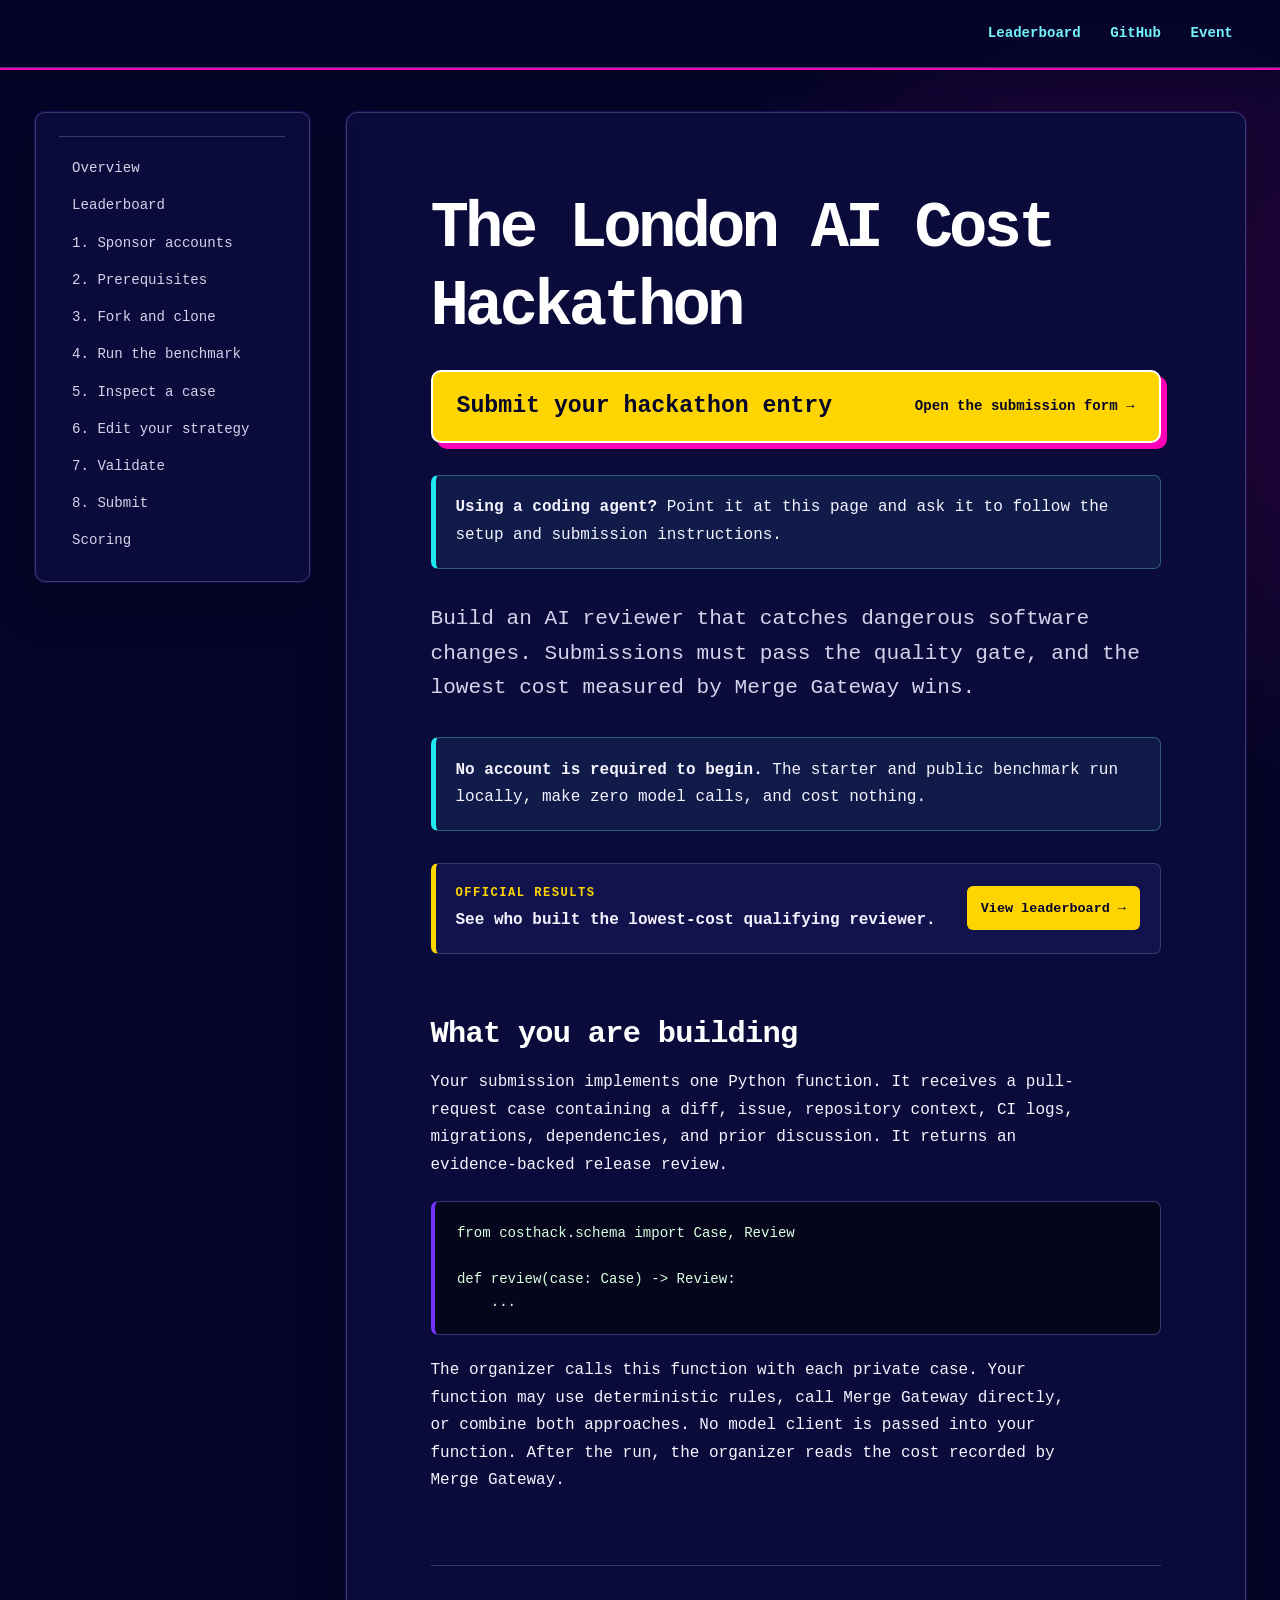
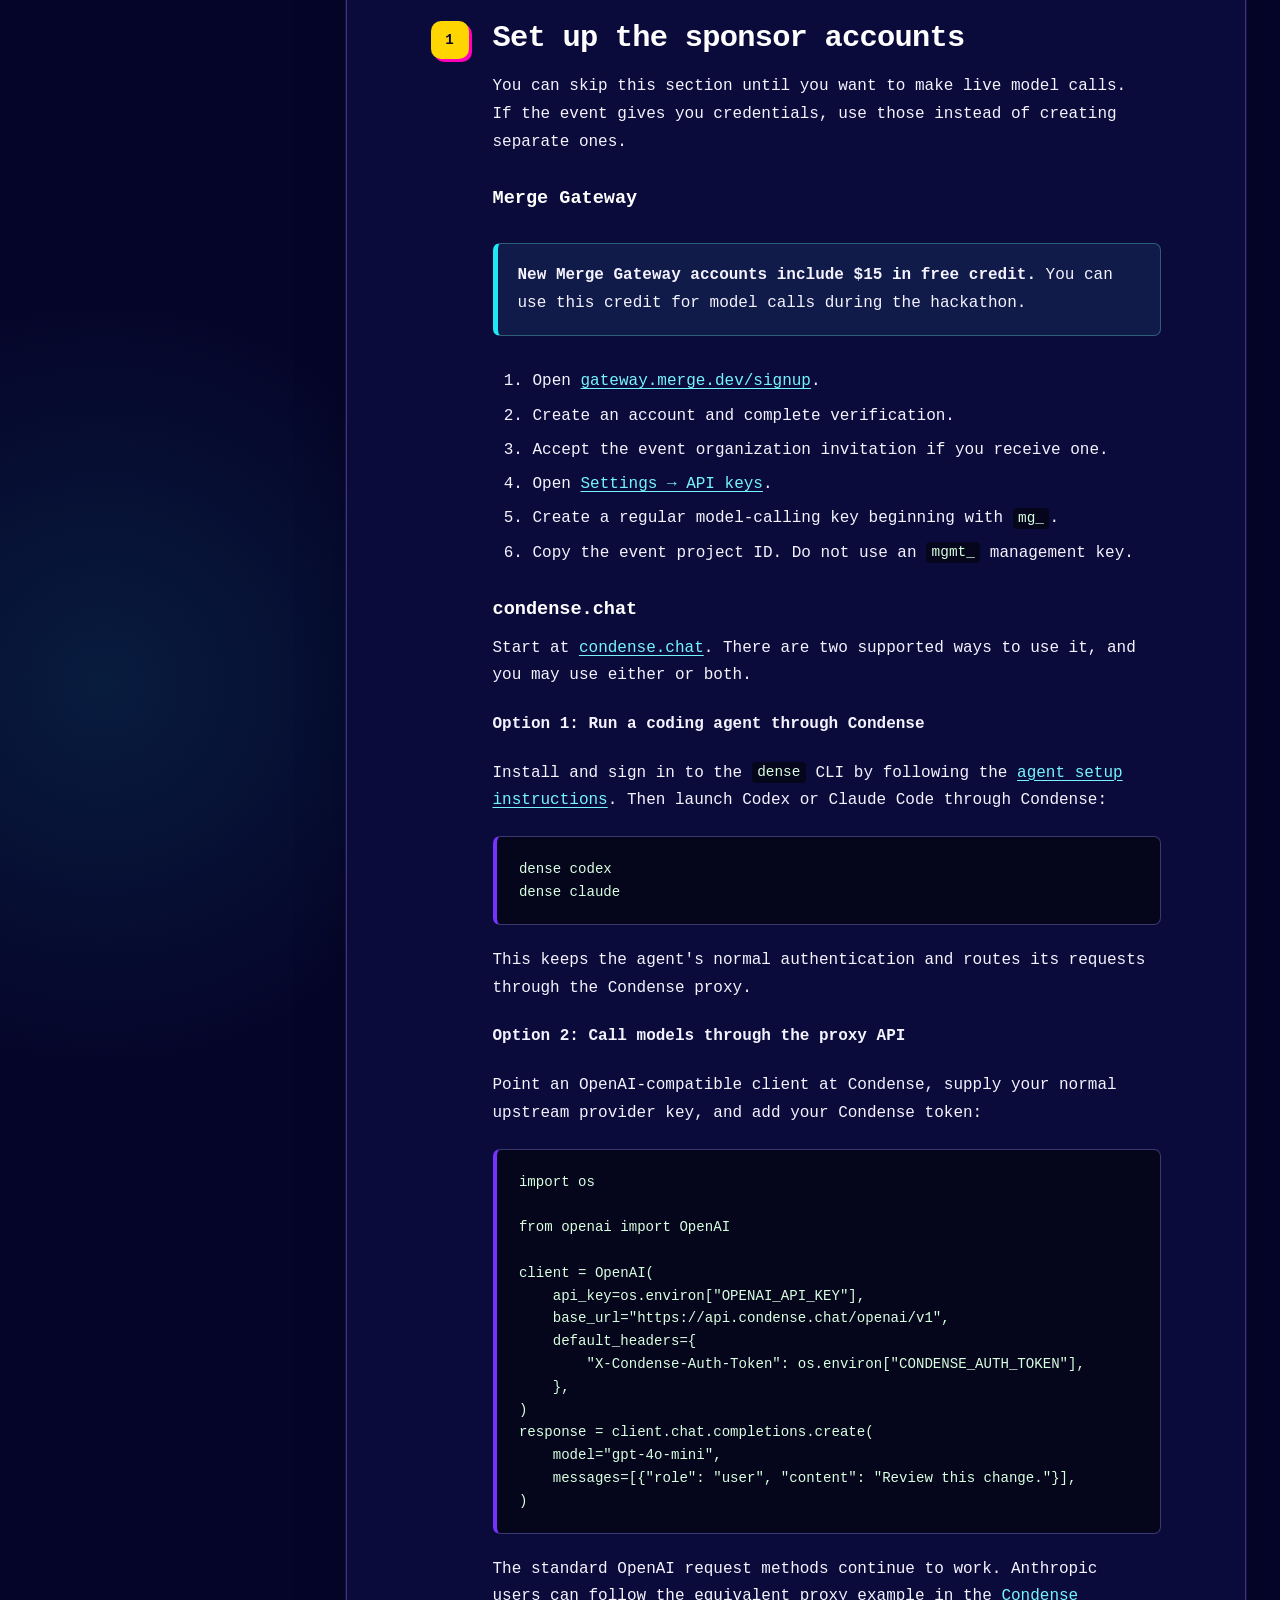
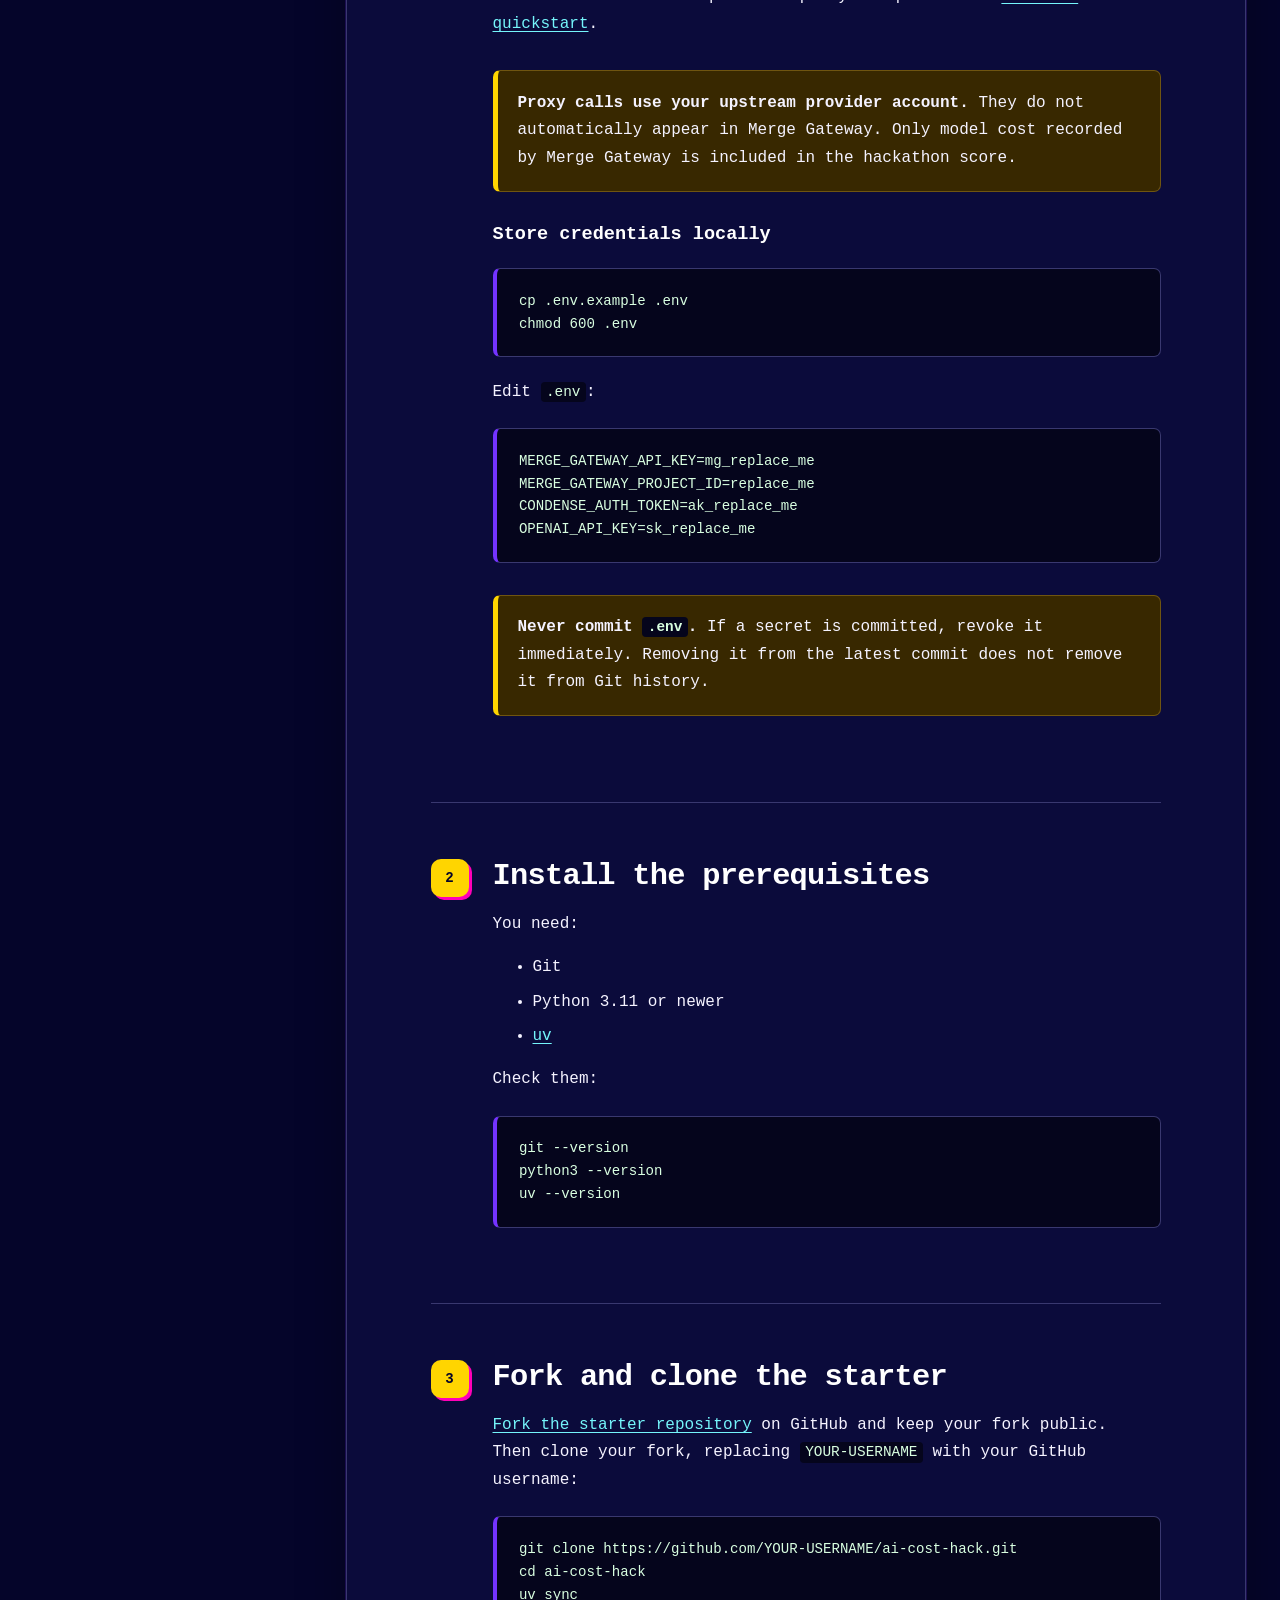
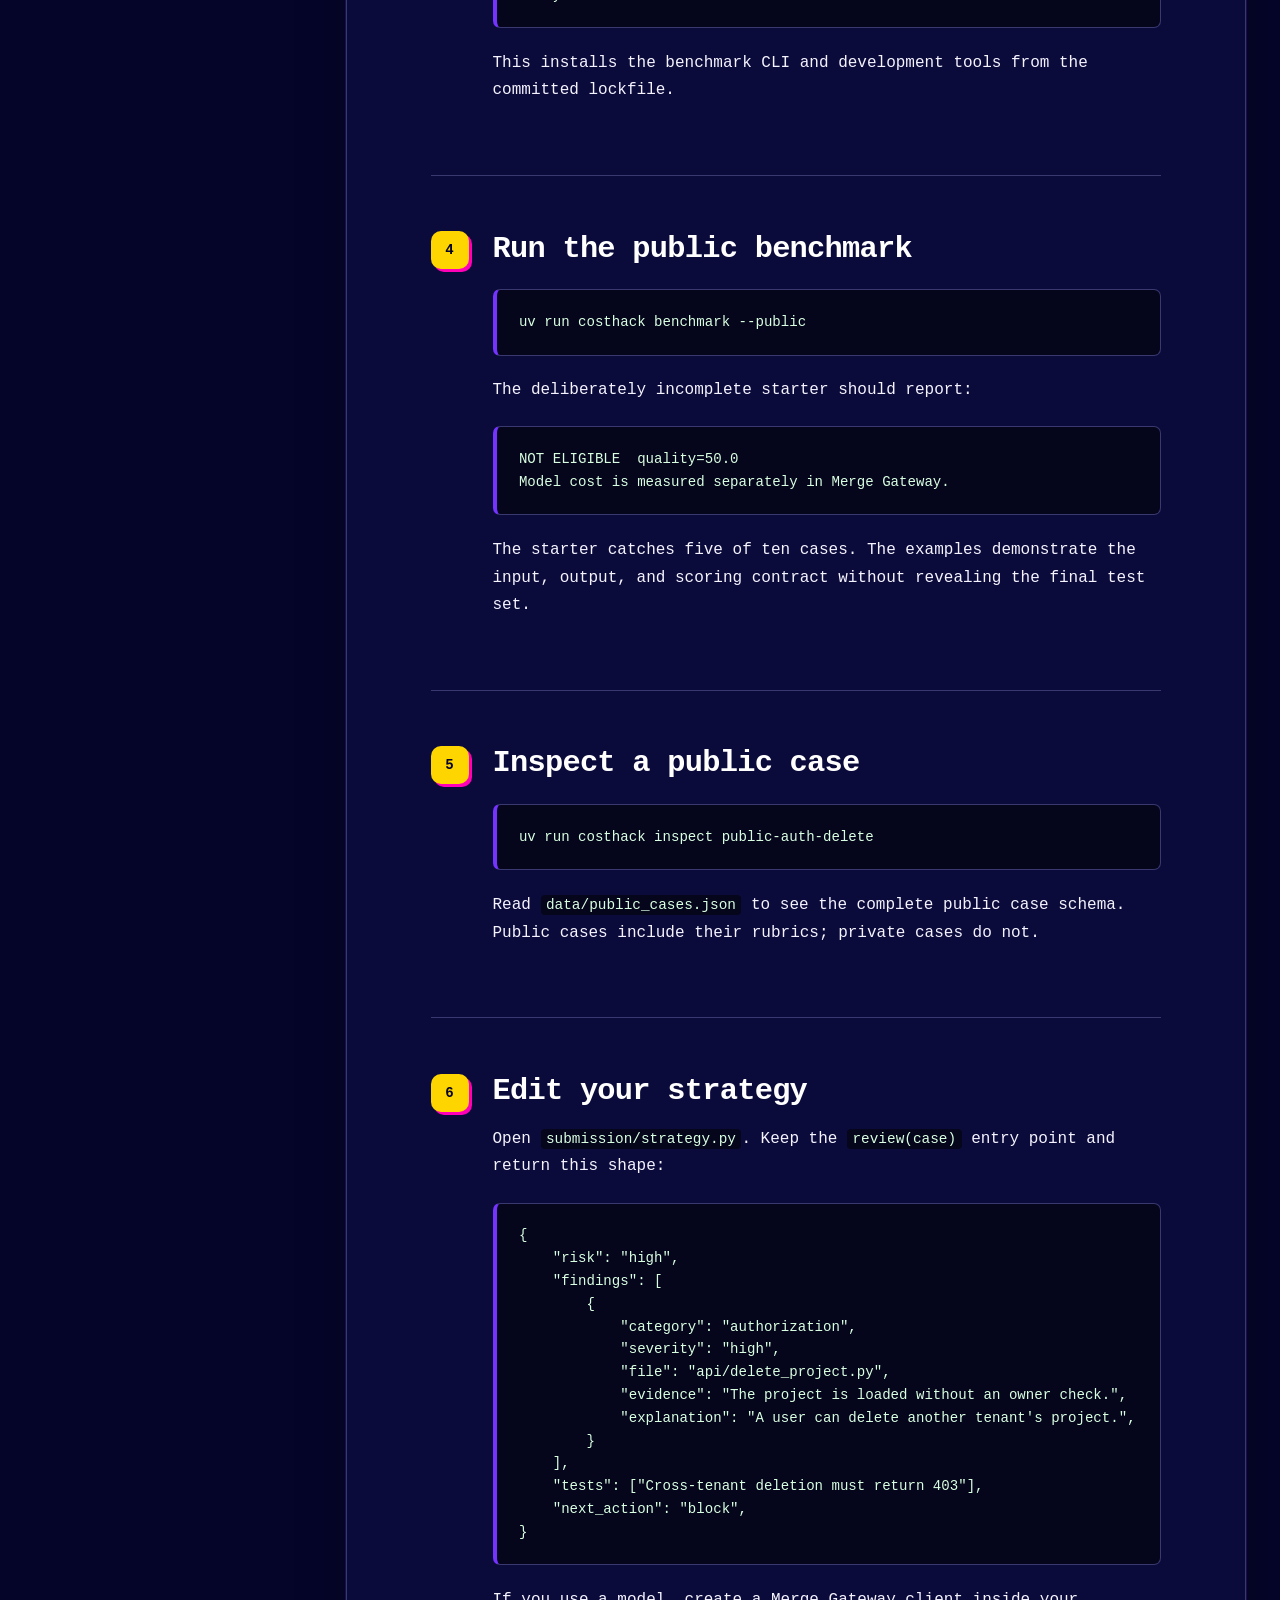
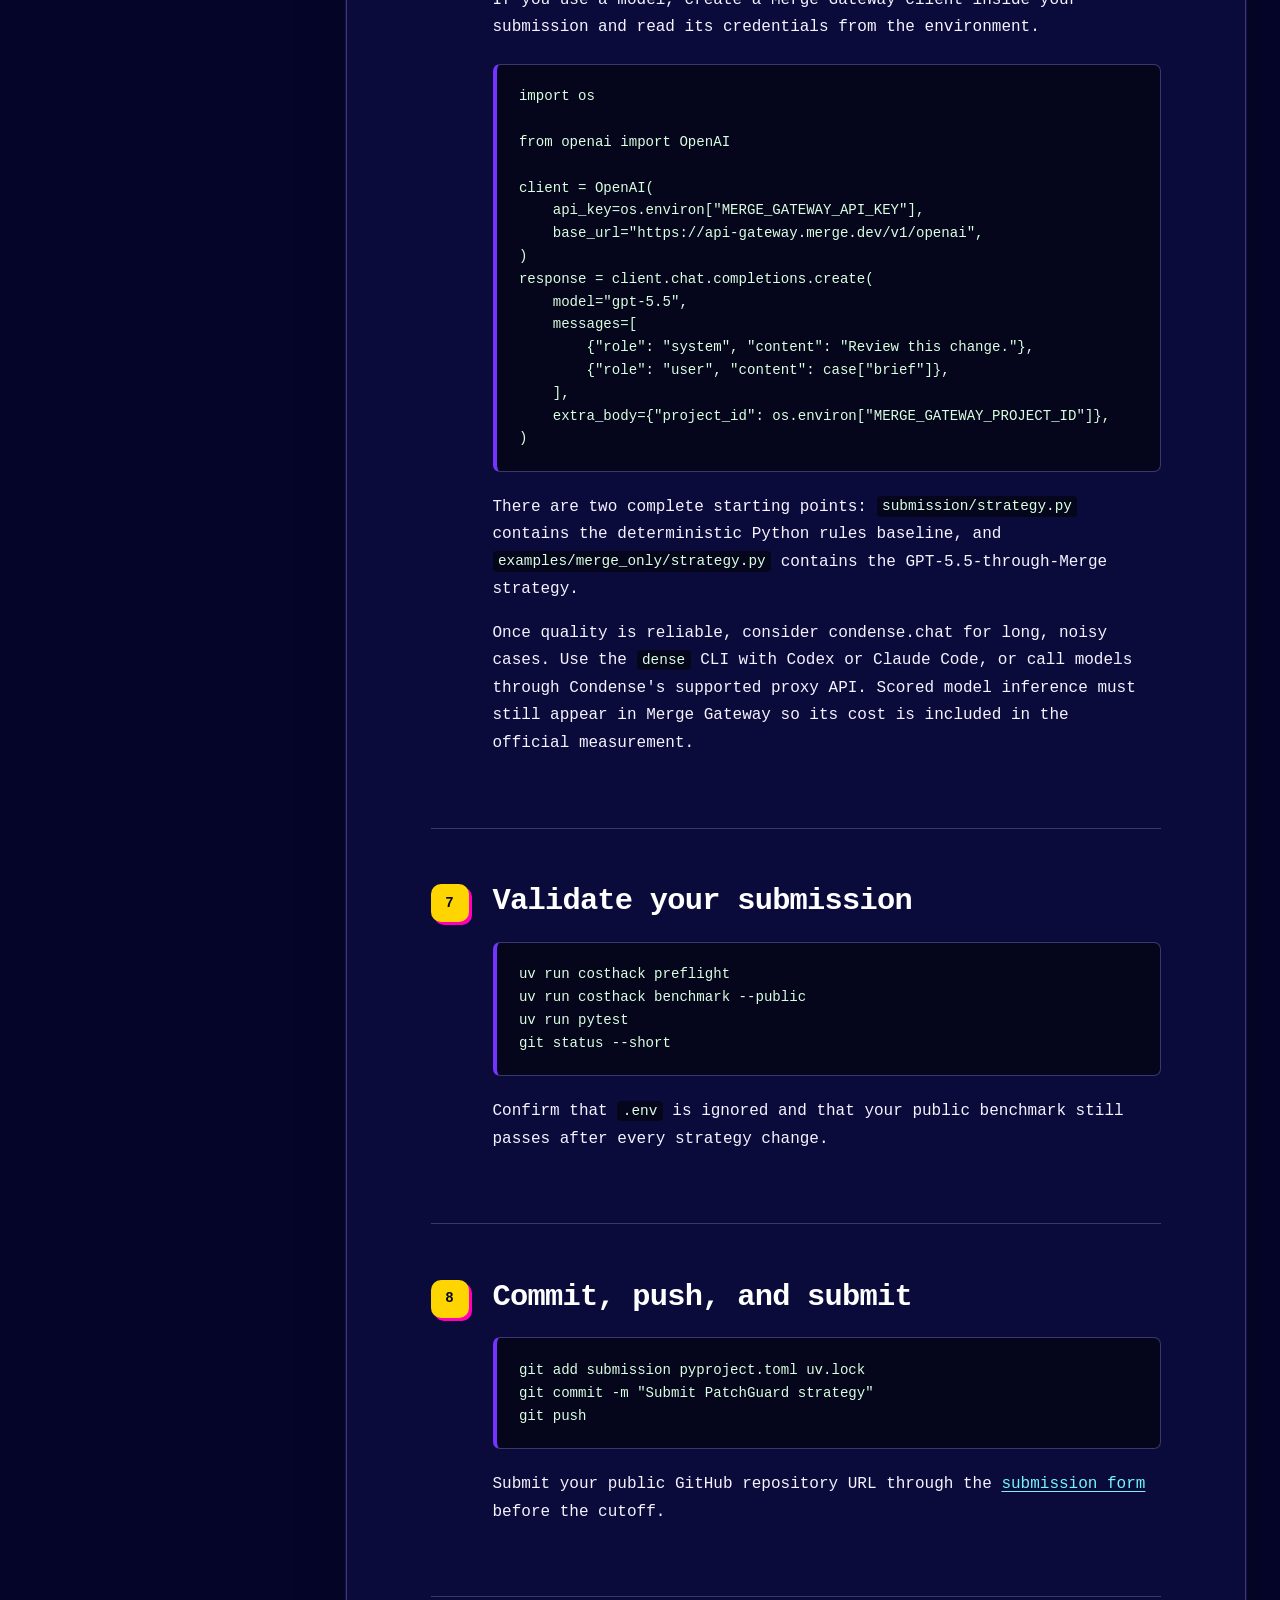
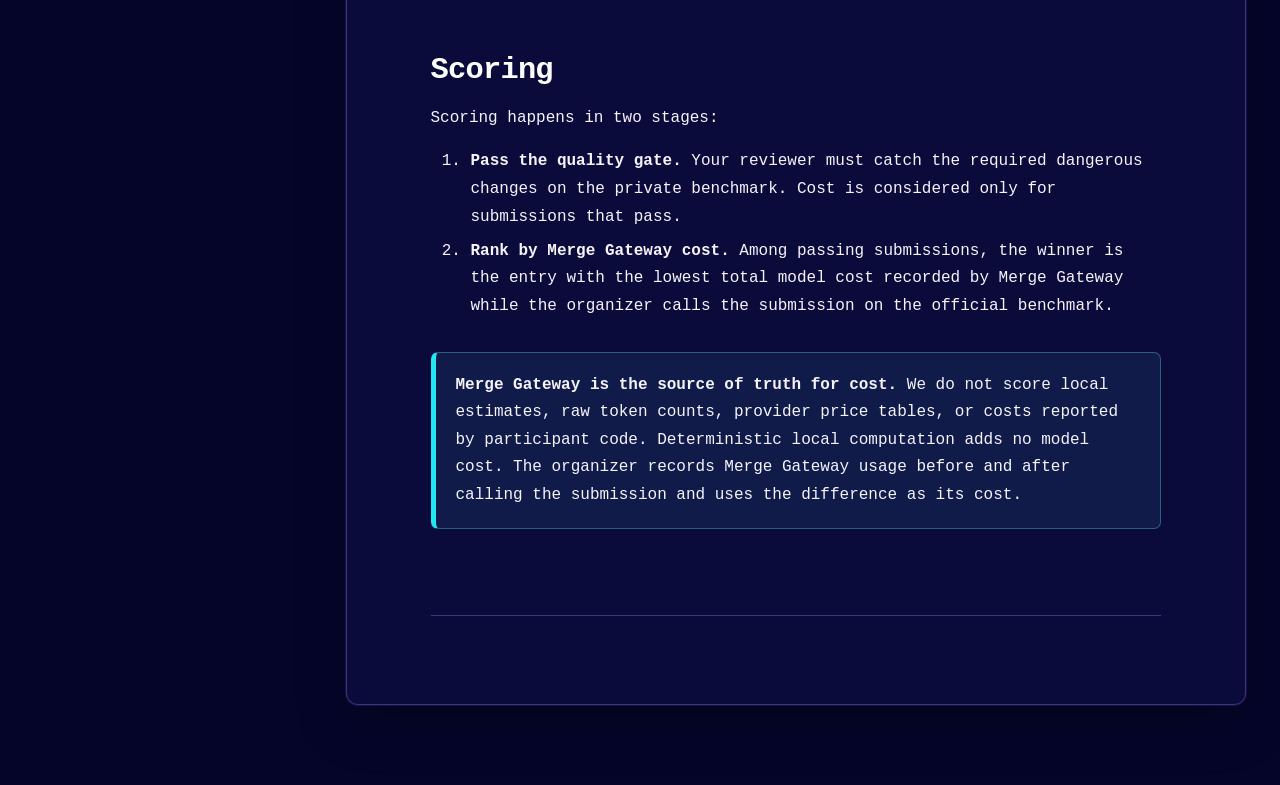
<file: index.html>
<!doctype html>
<html lang="en">
  <head>
    <meta charset="utf-8" />
    <meta name="viewport" content="width=device-width, initial-scale=1" />
    <meta
      name="description"
      content="Instructions and scoring for the London AI Cost Hackathon."
    />
    <title>The London AI Cost Hackathon</title>
    <link rel="stylesheet" href="styles.css" />
  </head>
  <body>
    <a class="skip-link" href="#content">Skip to content</a>

    <header class="site-header">
      <nav aria-label="External links">
        <a href="leaderboard.html">Leaderboard</a>
        <a href="https://github.com/kaashif/ai-cost-hack">GitHub</a>
        <a href="https://luma.com/i29x7bkv">Event</a>
      </nav>
    </header>

    <div class="docs-layout" id="top">
      <aside class="sidebar">
        <nav aria-label="Guide sections">
          <a href="#overview">Overview</a>
          <a href="leaderboard.html">Leaderboard</a>
          <a href="#accounts">1. Sponsor accounts</a>
          <a href="#prerequisites">2. Prerequisites</a>
          <a href="#clone">3. Fork and clone</a>
          <a href="#benchmark">4. Run the benchmark</a>
          <a href="#inspect">5. Inspect a case</a>
          <a href="#strategy">6. Edit your strategy</a>
          <a href="#validate">7. Validate</a>
          <a href="#submit">8. Submit</a>
          <a href="#scoring">Scoring</a>
        </nav>
      </aside>

      <main id="content">
        <article>
          <h1>The London AI Cost Hackathon</h1>
          <a
            class="submission-cta"
            href="https://forms.gle/kEtJrMxuxdGH4Zx56"
            target="_blank"
            rel="noopener noreferrer"
          >
            <span class="submission-cta-label">Submit your hackathon entry</span>
            <span class="submission-cta-detail">Open the submission form →</span>
          </a>
          <div class="note agent-note">
            <strong>Using a coding agent?</strong>
            Point it at this page and ask it to follow the setup and submission
            instructions.
          </div>
          <p class="lead">
            Build an AI reviewer that catches dangerous software changes. Submissions
            must pass the quality gate, and the lowest cost measured by Merge Gateway
            wins.
          </p>

          <div class="note">
            <strong>No account is required to begin.</strong>
            The starter and public benchmark run locally, make zero model calls, and cost
            nothing.
          </div>

          <div class="leaderboard-promo">
            <div>
              <p class="eyebrow">Official results</p>
              <strong>See who built the lowest-cost qualifying reviewer.</strong>
            </div>
            <a href="leaderboard.html">View leaderboard →</a>
          </div>

          <section id="overview">
            <h2>What you are building</h2>
            <p>
              Your submission implements one Python function. It receives a pull-request
              case containing a diff, issue, repository context, CI logs, migrations,
              dependencies, and prior discussion. It returns an evidence-backed release
              review.
            </p>
            <pre><code>from costhack.schema import Case, Review

def review(case: Case) -&gt; Review:
    ...</code></pre>
            <p>
              The organizer calls this function with each private case. Your function
              may use deterministic rules, call Merge Gateway directly, or combine both
              approaches. No model client is passed into your function. After the run,
              the organizer reads the cost recorded by Merge Gateway.
            </p>
          </section>

          <section id="accounts" class="step">
            <span class="step-number">1</span>
            <div>
              <h2>Set up the sponsor accounts</h2>
              <p>
                You can skip this section until you want to make live model calls. If the
                event gives you credentials, use those instead of creating separate ones.
              </p>

              <h3>Merge Gateway</h3>
              <div class="note">
                <strong>New Merge Gateway accounts include $15 in free credit.</strong>
                You can use this credit for model calls during the hackathon.
              </div>
              <ol>
                <li>
                  Open
                  <a href="https://gateway.merge.dev/signup">gateway.merge.dev/signup</a>.
                </li>
                <li>Create an account and complete verification.</li>
                <li>Accept the event organization invitation if you receive one.</li>
                <li>
                  Open
                  <a href="https://gateway.merge.dev/settings/api-keys"
                    >Settings → API keys</a
                  >.
                </li>
                <li>Create a regular model-calling key beginning with <code>mg_</code>.</li>
                <li>
                  Copy the event project ID. Do not use an <code>mgmt_</code> management
                  key.
                </li>
              </ol>

              <h3>condense.chat</h3>
              <p>
                Start at <a href="https://condense.chat/">condense.chat</a>. There are two
                supported ways to use it, and you may use either or both.
              </p>
              <h4>Option 1: Run a coding agent through Condense</h4>
              <p>
                Install and sign in to the <code>dense</code> CLI by following the
                <a href="https://condense.chat/docs/">agent setup instructions</a>. Then
                launch Codex or Claude Code through Condense:
              </p>
              <pre><code>dense codex
dense claude</code></pre>
              <p>
                This keeps the agent's normal authentication and routes its requests
                through the Condense proxy.
              </p>
              <h4>Option 2: Call models through the proxy API</h4>
              <p>
                Point an OpenAI-compatible client at Condense, supply your normal
                upstream provider key, and add your Condense token:
              </p>
              <pre><code>import os

from openai import OpenAI

client = OpenAI(
    api_key=os.environ["OPENAI_API_KEY"],
    base_url="https://api.condense.chat/openai/v1",
    default_headers={
        "X-Condense-Auth-Token": os.environ["CONDENSE_AUTH_TOKEN"],
    },
)
response = client.chat.completions.create(
    model="gpt-4o-mini",
    messages=[{"role": "user", "content": "Review this change."}],
)</code></pre>
              <p>
                The standard OpenAI request methods continue to work. Anthropic users can
                follow the equivalent proxy example in the
                <a href="https://condense.chat/docs/quickstart/">Condense quickstart</a>.
              </p>
              <div class="warning">
                <strong>Proxy calls use your upstream provider account.</strong>
                They do not automatically appear in Merge Gateway. Only model cost
                recorded by Merge Gateway is included in the hackathon score.
              </div>

              <h3>Store credentials locally</h3>
              <pre><code>cp .env.example .env
chmod 600 .env</code></pre>
              <p>Edit <code>.env</code>:</p>
              <pre><code>MERGE_GATEWAY_API_KEY=mg_replace_me
MERGE_GATEWAY_PROJECT_ID=replace_me
CONDENSE_AUTH_TOKEN=ak_replace_me
OPENAI_API_KEY=sk_replace_me</code></pre>
              <div class="warning">
                <strong>Never commit <code>.env</code>.</strong>
                If a secret is committed, revoke it immediately. Removing it from the
                latest commit does not remove it from Git history.
              </div>
            </div>
          </section>

          <section id="prerequisites" class="step">
            <span class="step-number">2</span>
            <div>
              <h2>Install the prerequisites</h2>
              <p>You need:</p>
              <ul>
                <li>Git</li>
                <li>Python 3.11 or newer</li>
                <li><a href="https://docs.astral.sh/uv/">uv</a></li>
              </ul>
              <p>Check them:</p>
              <pre><code>git --version
python3 --version
uv --version</code></pre>
            </div>
          </section>

          <section id="clone" class="step">
            <span class="step-number">3</span>
            <div>
              <h2>Fork and clone the starter</h2>
              <p>
                <a href="https://github.com/kaashif/ai-cost-hack/fork"
                  >Fork the starter repository</a
                >
                on GitHub and keep your fork public. Then clone your fork, replacing
                <code>YOUR-USERNAME</code> with your GitHub username:
              </p>
              <pre><code>git clone https://github.com/YOUR-USERNAME/ai-cost-hack.git
cd ai-cost-hack
uv sync</code></pre>
              <p>
                This installs the benchmark CLI and development tools from the committed
                lockfile.
              </p>
            </div>
          </section>

          <section id="benchmark" class="step">
            <span class="step-number">4</span>
            <div>
              <h2>Run the public benchmark</h2>
              <pre><code>uv run costhack benchmark --public</code></pre>
              <p>The deliberately incomplete starter should report:</p>
              <pre><code>NOT ELIGIBLE  quality=50.0
Model cost is measured separately in Merge Gateway.</code></pre>
              <p>
                The starter catches five of ten cases. The examples demonstrate the
                input, output, and scoring contract without revealing the final test set.
              </p>
            </div>
          </section>

          <section id="inspect" class="step">
            <span class="step-number">5</span>
            <div>
              <h2>Inspect a public case</h2>
              <pre><code>uv run costhack inspect public-auth-delete</code></pre>
              <p>
                Read <code>data/public_cases.json</code> to see the complete public case
                schema. Public cases include their rubrics; private cases do not.
              </p>
            </div>
          </section>

          <section id="strategy" class="step">
            <span class="step-number">6</span>
            <div>
              <h2>Edit your strategy</h2>
              <p>
                Open <code>submission/strategy.py</code>. Keep the
                <code>review(case)</code> entry point and return this shape:
              </p>
              <pre><code>{
    "risk": "high",
    "findings": [
        {
            "category": "authorization",
            "severity": "high",
            "file": "api/delete_project.py",
            "evidence": "The project is loaded without an owner check.",
            "explanation": "A user can delete another tenant's project.",
        }
    ],
    "tests": ["Cross-tenant deletion must return 403"],
    "next_action": "block",
}</code></pre>
              <p>
                If you use a model, create a Merge Gateway client inside your submission
                and read its credentials from the environment.
              </p>
              <pre><code>import os

from openai import OpenAI

client = OpenAI(
    api_key=os.environ["MERGE_GATEWAY_API_KEY"],
    base_url="https://api-gateway.merge.dev/v1/openai",
)
response = client.chat.completions.create(
    model="gpt-5.5",
    messages=[
        {"role": "system", "content": "Review this change."},
        {"role": "user", "content": case["brief"]},
    ],
    extra_body={"project_id": os.environ["MERGE_GATEWAY_PROJECT_ID"]},
)</code></pre>
              <p>
                There are two complete starting points:
                <code>submission/strategy.py</code> contains the deterministic Python
                rules baseline, and <code>examples/merge_only/strategy.py</code> contains
                the GPT-5.5-through-Merge strategy.
              </p>
              <p>
                Once quality is reliable, consider condense.chat for long, noisy cases.
                Use the <code>dense</code> CLI with Codex or Claude Code, or call models
                through Condense's supported proxy API. Scored model inference must still
                appear in Merge Gateway so its cost is included in the official
                measurement.
              </p>
            </div>
          </section>

          <section id="validate" class="step">
            <span class="step-number">7</span>
            <div>
              <h2>Validate your submission</h2>
              <pre><code>uv run costhack preflight
uv run costhack benchmark --public
uv run pytest
git status --short</code></pre>
              <p>
                Confirm that <code>.env</code> is ignored and that your public benchmark
                still passes after every strategy change.
              </p>
            </div>
          </section>

          <section id="submit" class="step">
            <span class="step-number">8</span>
            <div>
              <h2>Commit, push, and submit</h2>
              <pre><code>git add submission pyproject.toml uv.lock
git commit -m "Submit PatchGuard strategy"
git push</code></pre>
              <p>
                Submit your public GitHub repository URL through the
                <a href="https://forms.gle/kEtJrMxuxdGH4Zx56">submission form</a>
                before the cutoff.
              </p>
            </div>
          </section>

          <section id="scoring">
            <h2>Scoring</h2>
            <p>Scoring happens in two stages:</p>
            <ol>
              <li>
                <strong>Pass the quality gate.</strong> Your reviewer must catch the
                required dangerous changes on the private benchmark. Cost is considered
                only for submissions that pass.
              </li>
              <li>
                <strong>Rank by Merge Gateway cost.</strong> Among passing submissions,
                the winner is the entry with the lowest total model cost recorded by
                Merge Gateway while the organizer calls the submission on the official
                benchmark.
              </li>
            </ol>
            <div class="note">
              <strong>Merge Gateway is the source of truth for cost.</strong>
              We do not score local estimates, raw token counts, provider price tables,
              or costs reported by participant code. Deterministic local computation
              adds no model cost. The organizer records Merge Gateway usage before and
              after calling the submission and uses the difference as its cost.
            </div>
          </section>
        </article>
      </main>
    </div>
  </body>
</html>
</file>
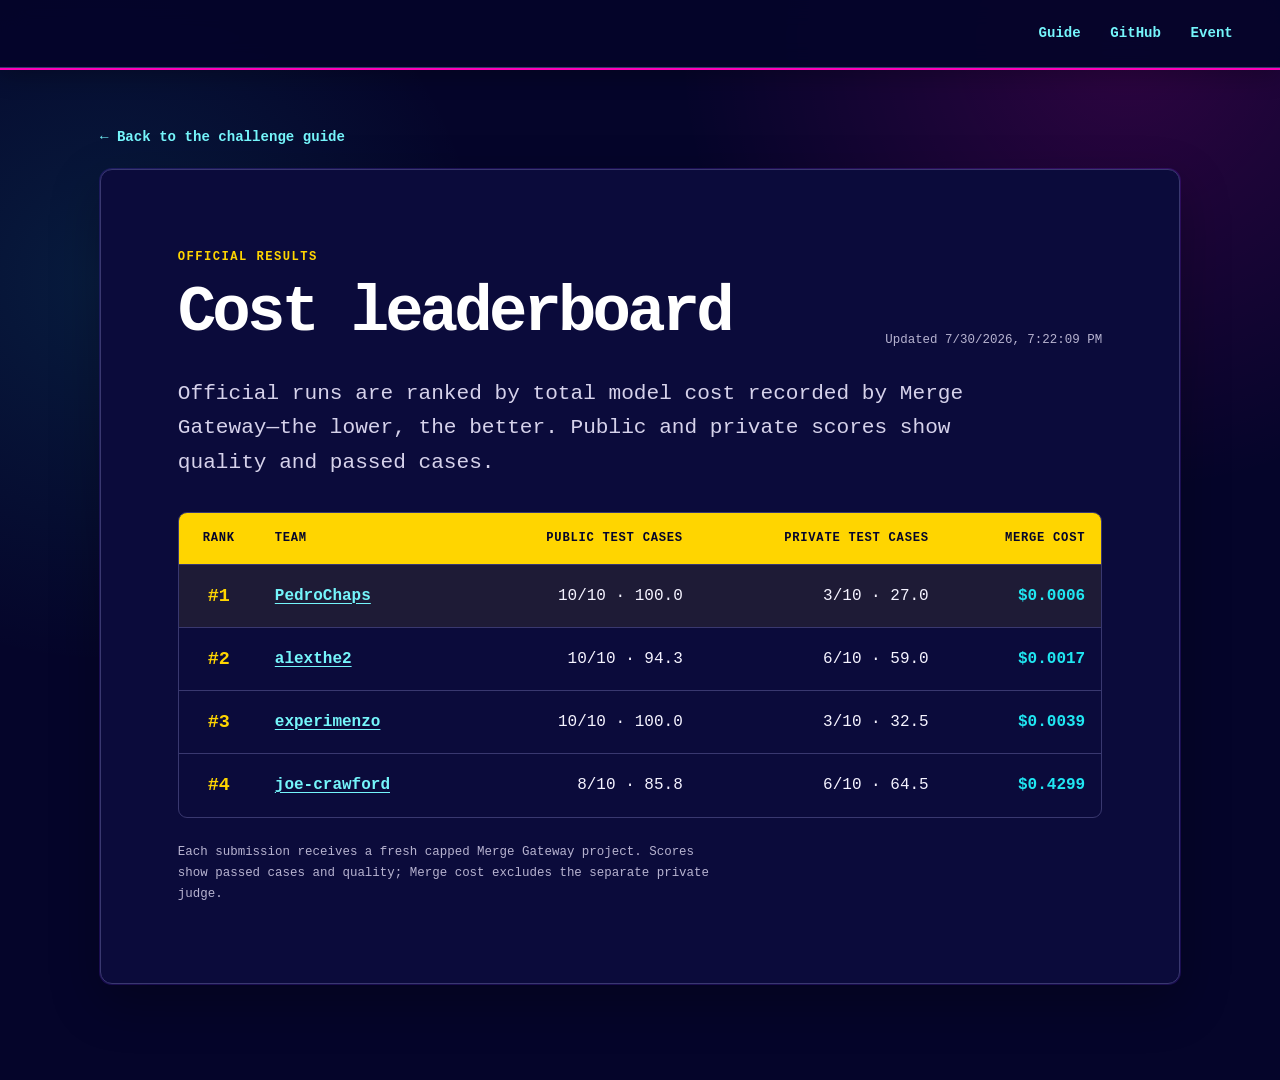
<file: leaderboard.html>
<!doctype html>
<html lang="en">
  <head>
    <meta charset="utf-8" />
    <meta name="viewport" content="width=device-width, initial-scale=1" />
    <meta
      name="description"
      content="Official leaderboard for the London AI Cost Hackathon."
    />
    <title>Leaderboard · The London AI Cost Hackathon</title>
    <link rel="stylesheet" href="styles.css" />
    <script src="leaderboard.js" defer></script>
  </head>
  <body>
    <a class="skip-link" href="#content">Skip to content</a>

    <header class="site-header">
      <nav aria-label="Site links">
        <a href="index.html">Guide</a>
        <a href="https://github.com/kaashif/ai-cost-hack">GitHub</a>
        <a href="https://luma.com/i29x7bkv">Event</a>
      </nav>
    </header>

    <main class="leaderboard-page" id="content">
      <a class="back-link" href="index.html">← Back to the challenge guide</a>
      <section class="leaderboard-card" aria-labelledby="leaderboard-title">
        <div class="leaderboard-hero">
          <div>
            <p class="eyebrow">Official results</p>
            <h1 id="leaderboard-title">Cost leaderboard</h1>
          </div>
          <p class="leaderboard-updated" id="leaderboard-updated">
            Waiting for judged submissions
          </p>
        </div>
        <p class="lead">
          Official runs are ranked by total model cost recorded by Merge Gateway—the
          lower, the better. Public and private scores show quality and passed cases.
        </p>
        <div class="leaderboard-frame">
          <table class="leaderboard-table">
            <thead>
              <tr>
                <th scope="col">Rank</th>
                <th scope="col">Team</th>
                <th scope="col">Public test cases</th>
                <th scope="col">Private test cases</th>
                <th scope="col">Merge cost</th>
              </tr>
            </thead>
            <tbody id="leaderboard-body">
              <tr>
                <td class="leaderboard-empty" colspan="5">
                  Results will appear here after judging.
                </td>
              </tr>
            </tbody>
          </table>
        </div>
        <p class="leaderboard-method">
          Each submission receives a fresh capped Merge Gateway project. Scores show
          passed cases and quality; Merge cost excludes the separate private judge.
        </p>
      </section>
    </main>
  </body>
</html>
</file>
<file: styles.css>
:root {
  --canvas: #05052a;
  --surface: #0b0b3b;
  --surface-soft: #12124d;
  --text: #f5f3ff;
  --muted: #b7b3d0;
  --line: #39386f;
  --accent: #20e7f2;
  --accent-dark: #75f5fb;
  --accent-soft: #122f55;
  --code: #05051c;
  --note: #101b49;
  --note-line: #20e7f2;
  --warning: #382800;
  --warning-line: #ffd500;
  --yellow: #ffd500;
  --pink: #ff00b8;
  --purple: #7433ff;
  --shadow: 0 0 0 1px rgba(116, 51, 255, 0.2), 0 18px 50px rgba(0, 0, 0, 0.28);
  --mono:
    ui-monospace, "SFMono-Regular", "Cascadia Code", "Roboto Mono", Consolas,
    "Liberation Mono", Menlo, monospace;
}

* {
  box-sizing: border-box;
}

html {
  scroll-behavior: smooth;
}

body {
  margin: 0;
  color: var(--text);
  background:
    radial-gradient(circle at 88% 4%, rgba(255, 0, 184, 0.16), transparent 28rem),
    radial-gradient(circle at 8% 26%, rgba(32, 231, 242, 0.1), transparent 24rem),
    var(--canvas);
  font-family: var(--mono);
  font-size: 16px;
  font-variant-ligatures: common-ligatures;
  line-height: 1.72;
}

a {
  color: var(--accent-dark);
  text-decoration-thickness: 1px;
  text-underline-offset: 0.2em;
}

a:hover,
a:focus-visible {
  color: var(--accent);
}

code,
pre {
  font-family: var(--mono);
}

code {
  padding: 0.14rem 0.34rem;
  color: #d9ffe1;
  background: var(--code);
  border-radius: 4px;
  font-size: 0.9em;
}

pre {
  max-width: 100%;
  margin: 1.35rem 0;
  padding: 1.3rem 1.4rem;
  overflow: auto;
  color: #d9ffe1;
  background: var(--code);
  border: 1px solid var(--line);
  border-left: 4px solid var(--purple);
  border-radius: 7px;
  font-size: 0.88rem;
  line-height: 1.62;
}

pre code {
  padding: 0;
  color: inherit;
  background: transparent;
  font-size: inherit;
}

h1,
h2,
h3 {
  color: white;
  line-height: 1.22;
  font-weight: 700;
}

h1 {
  margin: 0 0 1.15rem;
  font-size: clamp(2.7rem, 5vw, 4.15rem);
  letter-spacing: -0.06em;
}

h2 {
  margin: 0 0 1rem;
  font-size: clamp(1.55rem, 2.5vw, 1.9rem);
  letter-spacing: -0.025em;
}

h3 {
  margin: 2rem 0 0.75rem;
  font-size: 1.16rem;
}

p,
ul,
ol {
  margin-top: 0.8rem;
  margin-bottom: 1rem;
}

li + li {
  margin-top: 0.42rem;
}

.skip-link {
  position: fixed;
  top: -5rem;
  left: 1rem;
  z-index: 30;
  padding: 0.7rem 1rem;
  color: white;
  background: var(--purple);
  border-radius: 0 0 6px 6px;
}

.skip-link:focus {
  top: 0;
}

.site-header {
  position: sticky;
  top: 0;
  z-index: 20;
  display: flex;
  align-items: center;
  min-height: 68px;
  padding: 0 2.25rem;
  background: rgba(5, 5, 42, 0.94);
  border-bottom: 1px solid var(--line);
  box-shadow: 0 2px 0 var(--pink), 0 8px 24px rgba(0, 0, 0, 0.24);
  backdrop-filter: blur(12px);
}

.site-header nav {
  display: flex;
  gap: 0.45rem;
  margin-left: auto;
}

.site-header nav a {
  padding: 0.45rem 0.7rem;
  border-radius: 6px;
  font-size: 0.88rem;
  font-weight: 600;
  text-decoration: none;
}

.site-header nav a:hover,
.site-header nav a:focus-visible {
  background: var(--accent-soft);
}

.docs-layout {
  display: grid;
  grid-template-columns: 275px minmax(0, 900px);
  justify-content: center;
  align-items: start;
  gap: 2.25rem;
  width: min(100% - 4rem, 1280px);
  margin: 0 auto;
  padding: 2.75rem 0 5rem;
}

.sidebar {
  position: sticky;
  top: 96px;
  padding: 1.45rem;
  overflow: hidden;
  background: var(--surface);
  border: 1px solid var(--line);
  border-radius: 10px;
  box-shadow: var(--shadow);
}

.sidebar nav {
  display: grid;
  gap: 0.18rem;
  padding-top: 0.9rem;
  border-top: 1px solid var(--line);
}

.sidebar nav a {
  padding: 0.48rem 0.65rem;
  color: #d6d2eb;
  border-left: 3px solid transparent;
  border-radius: 0 5px 5px 0;
  font-size: 0.88rem;
  line-height: 1.35;
  text-decoration: none;
}

.sidebar nav a:hover,
.sidebar nav a:focus-visible {
  color: white;
  background: var(--accent-soft);
  border-left-color: var(--accent);
}

main {
  min-width: 0;
}

article {
  width: 100%;
  padding: clamp(2.5rem, 6vw, 5rem) clamp(1.75rem, 7vw, 5.25rem) 5.5rem;
  background: var(--surface);
  border: 1px solid var(--line);
  border-radius: 12px;
  box-shadow: var(--shadow);
}

article > p,
article > section > p,
.step > div > p {
  max-width: 68ch;
}

.lead {
  max-width: 62ch;
  margin-bottom: 2rem;
  color: #d6d2eb;
  font-size: clamp(1.15rem, 2vw, 1.32rem);
  line-height: 1.65;
}

.submission-cta {
  display: flex;
  align-items: center;
  justify-content: space-between;
  gap: 1rem;
  width: 100%;
  margin: 1.5rem 0 2rem;
  padding: 1.25rem 1.5rem;
  color: var(--canvas);
  background: var(--yellow);
  border: 2px solid white;
  border-radius: 10px;
  box-shadow: 6px 6px 0 var(--pink);
  text-decoration: none;
  transition:
    transform 120ms ease,
    box-shadow 120ms ease;
}

.submission-cta:hover,
.submission-cta:focus-visible {
  color: var(--canvas);
  background: white;
  box-shadow: 3px 3px 0 var(--pink);
  transform: translate(3px, 3px);
}

.submission-cta:focus-visible {
  outline: 3px solid var(--accent);
  outline-offset: 5px;
}

.submission-cta-label {
  font-size: clamp(1.15rem, 2.5vw, 1.45rem);
  font-weight: 800;
  line-height: 1.25;
}

.submission-cta-detail {
  flex: 0 0 auto;
  font-size: 0.88rem;
  font-weight: 700;
  line-height: 1.3;
  text-align: right;
}

.agent-note {
  margin-top: 0;
}

.leaderboard-promo {
  display: flex;
  align-items: center;
  justify-content: space-between;
  gap: 1.25rem;
  margin: 2rem 0 0.5rem;
  padding: 1.15rem 1.25rem;
  background: var(--surface-soft);
  border: 1px solid var(--line);
  border-left: 5px solid var(--yellow);
  border-radius: 7px;
}

.leaderboard-promo .eyebrow {
  margin-bottom: 0.2rem;
}

.leaderboard-promo a {
  flex: 0 0 auto;
  padding: 0.65rem 0.85rem;
  color: var(--canvas);
  background: var(--yellow);
  border-radius: 6px;
  font-size: 0.84rem;
  font-weight: 800;
  text-decoration: none;
}

.leaderboard-promo a:hover,
.leaderboard-promo a:focus-visible {
  color: var(--canvas);
  background: white;
}

.leaderboard-page {
  width: min(100% - 3rem, 1080px);
  margin: 0 auto;
  padding: 3.5rem 0 6rem;
}

.back-link {
  display: inline-block;
  margin-bottom: 1.25rem;
  font-size: 0.88rem;
  font-weight: 700;
  text-decoration: none;
}

.leaderboard-card {
  padding: clamp(2rem, 6vw, 5rem);
  background: var(--surface);
  border: 1px solid var(--line);
  border-radius: 12px;
  box-shadow: var(--shadow);
}

.leaderboard-card h1 {
  margin-bottom: 0;
}

.leaderboard-card .lead {
  margin-top: 1.5rem;
}

.leaderboard-hero {
  display: flex;
  align-items: end;
  justify-content: space-between;
  gap: 2rem;
}

.eyebrow {
  margin: 0 0 0.35rem;
  color: var(--yellow);
  font-size: 0.76rem;
  font-weight: 800;
  letter-spacing: 0.12em;
  text-transform: uppercase;
}

.leaderboard-updated {
  margin: 0;
  color: var(--muted);
  font-size: 0.78rem;
  text-align: right;
}

.leaderboard-frame {
  margin-top: 1.6rem;
  overflow-x: auto;
  border: 1px solid var(--line);
  border-radius: 9px;
}

.leaderboard-table {
  width: 100%;
  border-collapse: collapse;
  font-variant-numeric: tabular-nums;
}

.leaderboard-table th,
.leaderboard-table td {
  padding: 0.95rem 1rem;
  border-bottom: 1px solid var(--line);
  text-align: left;
}

.leaderboard-table th {
  color: var(--canvas);
  background: var(--yellow);
  font-size: 0.76rem;
  letter-spacing: 0.06em;
  text-transform: uppercase;
}

.leaderboard-table th:first-child,
.leaderboard-table td:first-child {
  width: 5rem;
  text-align: center;
}

.leaderboard-table th:nth-child(3),
.leaderboard-table th:nth-child(4),
.leaderboard-table th:nth-child(5),
.leaderboard-table td:nth-child(3),
.leaderboard-table td:nth-child(4),
.leaderboard-table td:nth-child(5) {
  text-align: right;
}

.leaderboard-table tbody tr:last-child td {
  border-bottom: 0;
}

.leaderboard-table tbody tr:first-child:not(:only-child) {
  background: rgba(255, 213, 0, 0.08);
}

.leaderboard-rank {
  color: var(--yellow);
  font-size: 1.15rem;
  font-weight: 800;
}

.leaderboard-team {
  font-weight: 700;
}

.leaderboard-cost {
  color: var(--accent);
  font-weight: 800;
}

.leaderboard-empty {
  padding-block: 2rem !important;
  color: var(--muted);
  text-align: center !important;
}

.leaderboard-method {
  max-width: 72ch;
  margin: 1.5rem 0 0;
  color: var(--muted);
  font-size: 0.78rem;
}

.note,
.warning {
  margin: 2rem 0;
  padding: 1.15rem 1.25rem;
  border: 1px solid;
  border-left-width: 5px;
  border-radius: 7px;
}

.note {
  background: var(--note);
  border-color: #2d5e79;
  border-left-color: var(--note-line);
}

.warning {
  background: var(--warning);
  border-color: #6f5510;
  border-left-color: var(--warning-line);
}

section {
  scroll-margin-top: 96px;
  padding: 3.4rem 0;
  border-bottom: 1px solid var(--line);
}

.step {
  display: grid;
  grid-template-columns: 42px minmax(0, 1fr);
  gap: 1.25rem;
}

.step-number {
  display: grid;
  place-items: center;
  width: 38px;
  height: 38px;
  margin-top: 0.05rem;
  color: var(--canvas);
  background: var(--yellow);
  border-radius: 10px;
  font-family: var(--mono);
  font-size: 0.88rem;
  font-weight: 800;
  box-shadow: 3px 3px 0 var(--pink);
}

@media (max-width: 900px) {
  .site-header {
    position: static;
    padding: 0 1.25rem;
  }

  .docs-layout {
    display: block;
    width: min(100% - 2rem, 760px);
    padding-top: 1.5rem;
  }

  .sidebar {
    position: static;
    margin-bottom: 1.25rem;
  }

  .sidebar nav {
    grid-template-columns: repeat(2, minmax(0, 1fr));
    gap: 0.25rem 0.75rem;
  }

  article {
    padding-inline: clamp(1.25rem, 7vw, 3.5rem);
  }

  section {
    scroll-margin-top: 16px;
  }
}

@media (max-width: 520px) {
  body {
    font-size: 15px;
  }

  .site-header {
    min-height: 62px;
    padding: 0 1rem;
  }

  .site-header nav {
    gap: 0.1rem;
  }

  .site-header nav a {
    padding-inline: 0.45rem;
  }

  .docs-layout {
    width: min(100% - 1.25rem, 760px);
    padding-top: 0.65rem;
  }

  .sidebar {
    padding: 1.15rem;
    border-radius: 8px;
  }

  .sidebar nav {
    grid-template-columns: 1fr;
    gap: 0.1rem;
  }

  .sidebar nav a {
    padding-block: 0.42rem;
  }

  article {
    padding: 2.4rem 1.35rem 4rem;
    border-radius: 8px;
  }

  h1 {
    font-size: 2.65rem;
  }

  .submission-cta {
    align-items: flex-start;
    flex-direction: column;
    padding: 1.1rem 1.15rem;
  }

  .submission-cta-detail {
    text-align: left;
  }

  .leaderboard-promo {
    align-items: flex-start;
    flex-direction: column;
  }

  .leaderboard-page {
    width: min(100% - 1.25rem, 760px);
    padding-top: 1.25rem;
  }

  .leaderboard-card {
    padding: 2.25rem 1.35rem;
    border-radius: 8px;
  }

  .leaderboard-card h1 {
    font-size: 2.65rem;
  }

  .leaderboard-hero {
    align-items: flex-start;
    flex-direction: column;
    gap: 0.75rem;
  }

  .leaderboard-updated {
    text-align: left;
  }

  .leaderboard-table th,
  .leaderboard-table td {
    padding: 0.8rem 0.65rem;
  }

  .step {
    grid-template-columns: 34px minmax(0, 1fr);
    gap: 0.8rem;
  }

  .step-number {
    width: 31px;
    height: 31px;
    border-radius: 8px;
    font-size: 0.78rem;
  }

  section {
    padding: 2.75rem 0;
  }

  pre {
    padding: 1rem;
    font-size: 0.78rem;
  }
}

@media (prefers-reduced-motion: reduce) {
  html {
    scroll-behavior: auto;
  }
}
</file>
